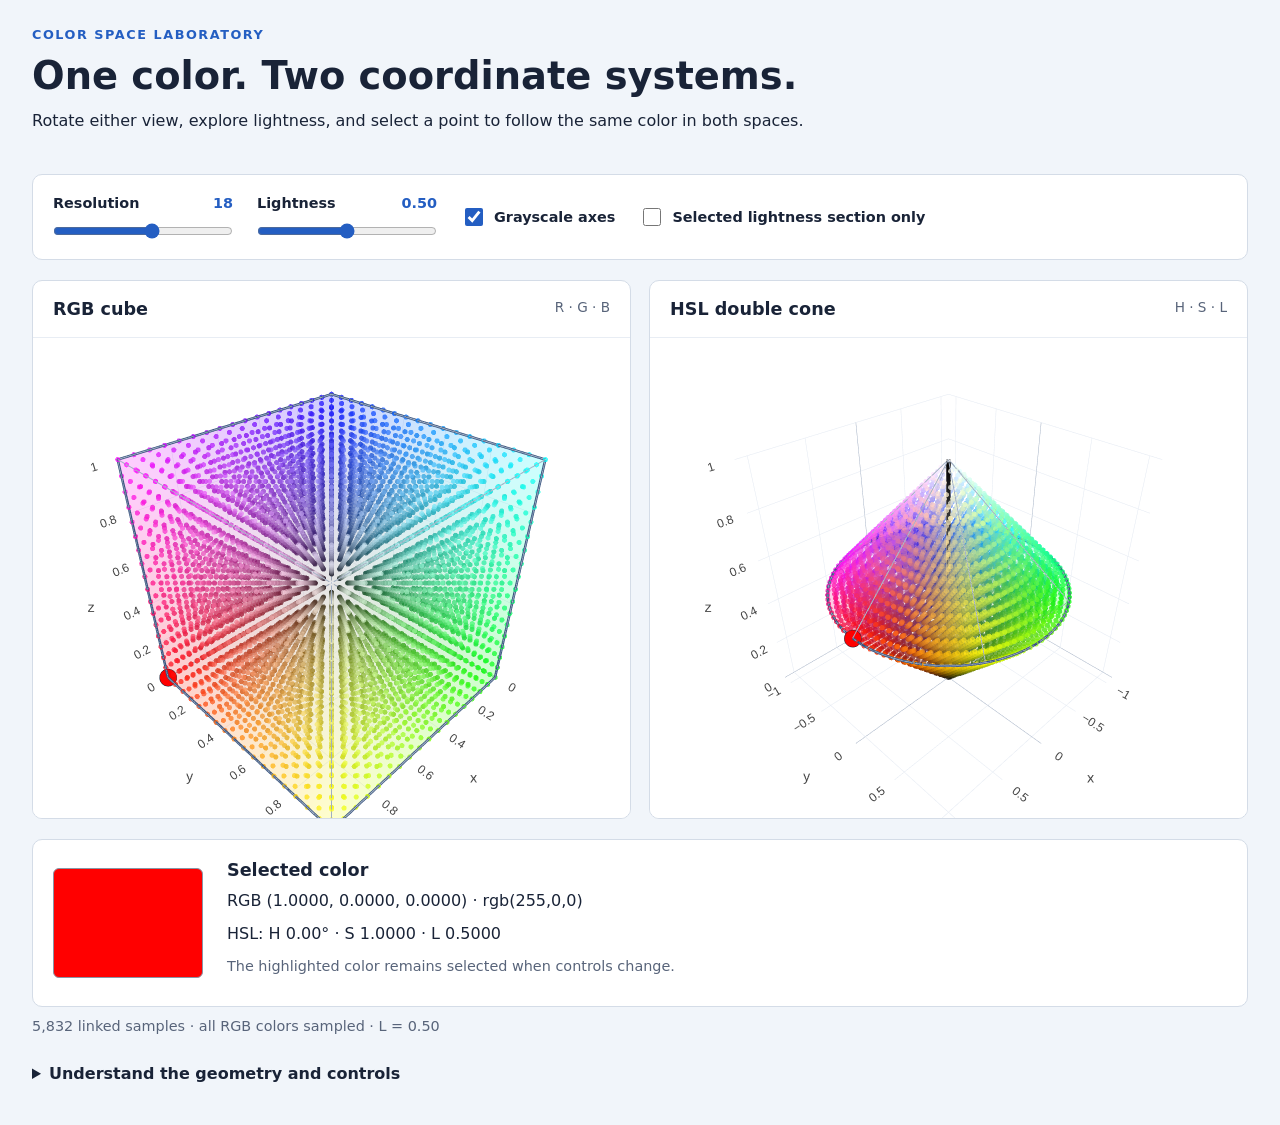
<file: color_spaces/docs/index.html>
<!doctype html>
<html lang="en"><head>
<meta charset="utf-8"><meta name="viewport" content="width=device-width, initial-scale=1">
<title>RGB ↔ HSL Color Laboratory</title>
<meta name="description" content="Explore linked RGB and HSL colors and exact constant-lightness sections.">
<link rel="icon" href="data:image/svg+xml,%3Csvg xmlns='http://www.w3.org/2000/svg' viewBox='0 0 32 32'%3E%3Cpath fill='%232c73db' d='M16 1 31 16 16 31 1 16Z'/%3E%3Ccircle cx='16' cy='16' r='6' fill='%23ffce47'/%3E%3C/svg%3E">
<link rel="stylesheet" href="style.css">
<script defer src="plotly.min.js"></script><script defer src="color-space.js"></script><script defer src="lab.js"></script>
</head><body>
<header><span class="eyebrow">COLOR SPACE LABORATORY</span><h1>One color. Two coordinate systems.</h1><p>Rotate either view, explore lightness, and select a point to follow the same color in both spaces.</p></header>
<main>
<section class="controls" aria-label="Shared visualization controls">
<label>Resolution <output id="resolution-value">18</output><input id="resolution" type="range" min="3" max="30" value="18" step="1"></label>
<label>Lightness <output id="lightness-value">0.50</output><input id="lightness" type="range" min="0" max="1" value="0.5" step="0.01"></label>
<label class="toggle"><input id="axes" type="checkbox" checked> Grayscale axes</label>
<label class="toggle"><input id="section" type="checkbox"> Selected lightness section only</label>
</section>
<div class="views">
<section class="view"><h2>RGB cube <span>R · G · B</span></h2><div id="rgb" class="plot" aria-label="Interactive RGB cube"></div></section>
<section class="view"><h2>HSL double cone <span>H · S · L</span></h2><div id="hsl" class="plot" aria-label="Interactive HSL double cone"></div></section>
</div>
<section class="selection" aria-label="Selected color"><div id="swatch" class="swatch"></div><div><h2>Selected color</h2><p id="selected-rgb"></p><p id="selected-hsl"></p><p id="selection-note" class="secondary"></p></div></section>
<p id="status" role="status" aria-live="polite"></p>
<details><summary>Understand the geometry and controls</summary>
<p>RGB lightness is L = (max(R,G,B) + min(R,G,B)) / 2. A constant-lightness surface is six planar triangles joined along the grayscale axis. It is not a single perpendicular plane; at L = 0.5 its outer boundary is the six primary and secondary colors.</p>
<p>In HSL, z = L and radius = S × (1 − |2L − 1|). Hue is the angle, with red at 0°. Radius equals chroma, not saturation alone. This idealized circular double cone is not perceptually uniform and is not a bihexcone.</p>
<p>Both views use identical RGB colors and linked samples. Section mode resamples the exact selected L rather than filtering a sparse cube grid. Translucent surfaces show selected lightness even when all samples are visible. Drag to rotate, scroll to zoom, and right-drag to pan. Hover reveals coordinates; click selects a color. Sliders and checkboxes also work with the keyboard. Changing controls keeps each view's camera and the selected color.</p>
</details></main></body></html>
</file>
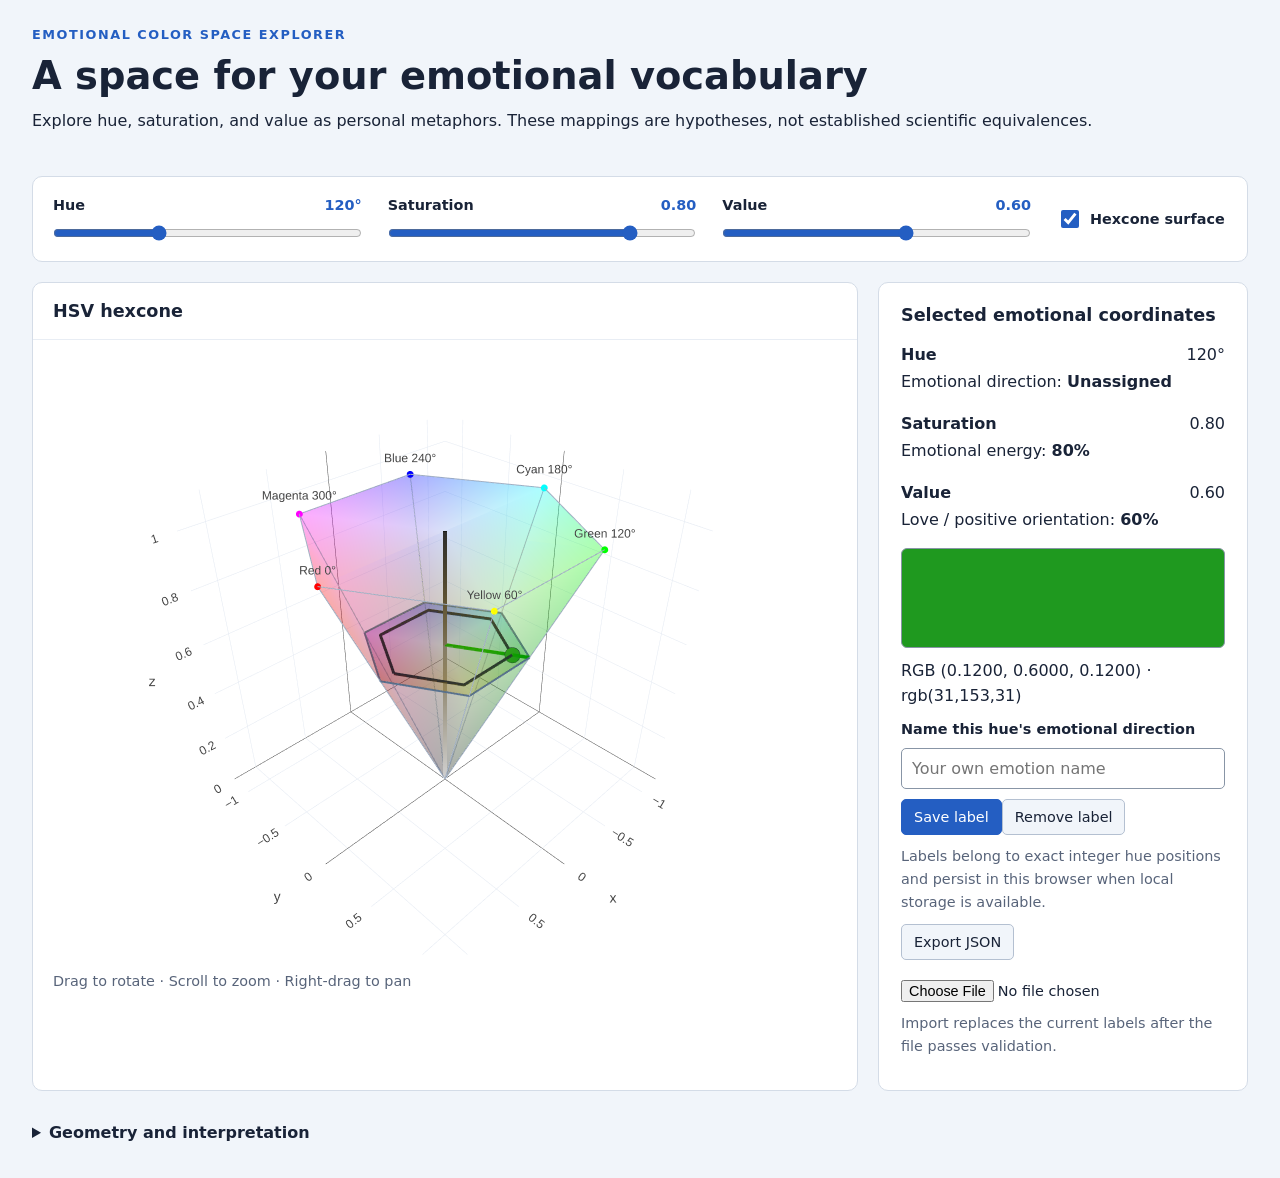
<file: color_spaces/emotional_color_space/index.html>
<!doctype html>
<html lang="en"><head>
<meta charset="utf-8"><meta name="viewport" content="width=device-width, initial-scale=1">
<title>Emotional Color Space Explorer</title>
<meta name="description" content="Explore a personal, hypothetical emotional mapping of HSV in an interactive hexcone.">
<link rel="icon" href="data:image/svg+xml,%3Csvg xmlns='http://www.w3.org/2000/svg' viewBox='0 0 32 32'%3E%3Cpath fill='%23245ec2' d='M2 9 16 2 30 9 30 23 16 30 2 23Z'/%3E%3Ccircle cx='16' cy='16' r='5' fill='white'/%3E%3C/svg%3E">
<link rel="stylesheet" href="style.css">
<script defer src="plotly.min.js"></script><script defer src="color_spaces.js"></script><script defer src="main.js"></script>
</head><body>
<header><span class="eyebrow">EMOTIONAL COLOR SPACE EXPLORER</span><h1>A space for your emotional vocabulary</h1><p>Explore hue, saturation, and value as personal metaphors. These mappings are hypotheses, not established scientific equivalences.</p></header>
<main>
<section class="controls" aria-label="HSV controls">
<label>Hue <output id="hue-output">120°</output><input id="hue" type="range" min="0" max="359" step="1" value="120"></label>
<label>Saturation <output id="saturation-output">0.80</output><input id="saturation" type="range" min="0" max="1" step="0.01" value="0.8"></label>
<label>Value <output id="value-output">0.60</output><input id="value" type="range" min="0" max="1" step="0.01" value="0.6"></label>
<label class="toggle"><input id="surface" type="checkbox" checked> Hexcone surface</label>
</section>
<div class="workspace"><section class="view"><h2>HSV hexcone</h2><div id="plot" aria-label="Interactive HSV hexcone"></div><p class="hint">Drag to rotate · Scroll to zoom · Right-drag to pan</p></section>
<aside class="panel"><h2>Selected emotional coordinates</h2>
<dl><dt>Hue <span id="hue-number"></span></dt><dd>Emotional direction: <strong id="emotion">Unassigned</strong></dd>
<dt>Saturation <span id="saturation-number"></span></dt><dd>Emotional energy: <strong id="energy"></strong></dd>
<dt>Value <span id="value-number"></span></dt><dd>Love / positive orientation: <strong id="orientation"></strong></dd></dl>
<div id="swatch" class="swatch" aria-label="Selected color swatch"></div><p id="rgb-readout"></p><p id="degenerate" class="secondary"></p>
<form id="label-form"><label for="label">Name this hue's emotional direction</label><input id="label" type="text" maxlength="120" placeholder="Your own emotion name"><button type="submit">Save label</button><button id="remove" type="button">Remove label</button></form>
<p class="secondary">Labels belong to exact integer hue positions and persist in this browser when local storage is available.</p>
<div class="actions"><button id="export" type="button">Export JSON</button><label class="import-button" for="import">Import JSON</label><input id="import" type="file" accept="application/json,.json"></div>
<p class="secondary">Import replaces the current labels after the file passes validation.</p><p id="storage-status" role="status" aria-live="polite"></p>
</aside></div>
<p id="render-status" role="status" aria-live="polite"></p>
<details><summary>Geometry and interpretation</summary><p>The six boundary hues are red (0°), yellow (60°), green (120°), cyan (180°), blue (240°), and magenta (300°). Intermediate hues interpolate along straight hexagon edges. Saturation scales from the grayscale axis to the boundary; value scales the entire horizontal hexagon and sets its height. At V = 0 all coordinates collapse to black.</p><p>The translucent horizontal slice marks V. The dark inner hexagon marks S at that height; the colored ray marks H. The colored marker sits at their intersection. Hue is a sector coordinate, so its Euclidean polar angle differs slightly between corners. This HSV embedding is not the RGB cube's perpendicular plane section, and it is not perceptually uniform.</p><p>Emotion names are assigned only by you. Energy and love / positive orientation are interpretations under exploration, not measurements or psychological diagnoses. At S = 0 hue does not change the gray color; at V = 0 neither hue nor saturation changes black.</p></details>
</main></body></html>
</file>
<file: color_spaces/docs/style.css>
:root{font-family:system-ui,sans-serif;color:#192337;background:#f1f5fa;font-size:16px}*{box-sizing:border-box}body{margin:0}header,main{max-width:1600px;margin:auto;padding:24px 32px}header{padding-bottom:8px}.eyebrow{font-size:.8rem;letter-spacing:.12em;color:#245ec2;font-weight:700}h1{font-size:clamp(1.6rem,3vw,2.5rem);margin:10px 0}p{line-height:1.6;margin:8px 0}h2{font-size:1.1rem;margin:0}h2 span{float:right;font-size:.85rem;color:#58647a;font-weight:400}.controls{display:flex;flex-wrap:wrap;gap:24px;align-items:center;padding:20px;background:#fff;border:1px solid #d4dce7;border-radius:10px}label{font-size:.9rem;font-weight:600;min-width:180px}output{float:right;font-variant-numeric:tabular-nums;color:#245ec2}input[type=range]{display:block;width:100%;margin:12px 0 0;accent-color:#245ec2}.toggle{min-width:0;display:flex;align-items:center;gap:8px}input[type=checkbox]{width:18px;height:18px;accent-color:#245ec2}.views{display:grid;grid-template-columns:1fr 1fr;gap:18px;margin:20px 0}.view{min-width:0;background:white;border:1px solid #d4dce7;border-radius:10px;overflow:hidden}.view h2{padding:18px 20px;border-bottom:1px solid #e8edf4}.plot{height:480px}.selection{display:flex;gap:24px;align-items:center;padding:20px;border:1px solid #d4dce7;background:white;border-radius:10px}.swatch{width:150px;height:110px;flex-shrink:0;border:1px solid #8895a6;border-radius:6px}.selection p{font-variant-numeric:tabular-nums}.secondary,#status{color:#58647a;font-size:.9rem}details{padding:18px 0;max-width:1000px}summary{cursor:pointer;font-weight:600}:focus-visible{outline:3px solid #245ec2;outline-offset:4px}@media(max-width:800px){header,main{padding:18px}.views{grid-template-columns:1fr}.plot{height:400px}.selection{gap:14px}.swatch{width:85px}.controls{gap:18px}label{flex:1;min-width:180px}}
</file>
<file: color_spaces/emotional_color_space/style.css>
:root{font-family:system-ui,sans-serif;color:#192337;background:#f1f5fa;font-size:16px}*{box-sizing:border-box}body{margin:0}header,main{max-width:1500px;margin:auto;padding:24px 32px}header{padding-bottom:8px}.eyebrow{font-size:.8rem;letter-spacing:.12em;color:#245ec2;font-weight:700}h1{font-size:clamp(1.6rem,3vw,2.5rem);margin:10px 0}p{line-height:1.6;margin:10px 0}h2{font-size:1.1rem;margin:0}.controls{display:flex;gap:26px;flex-wrap:wrap;align-items:center;background:white;border:1px solid #d4dce7;border-radius:10px;padding:20px}label{font-size:.9rem;font-weight:600} .controls>label{flex:1;min-width:170px}output{float:right;color:#245ec2;font-variant-numeric:tabular-nums}input[type=range]{display:block;width:100%;accent-color:#245ec2;margin:12px 0 0}.controls .toggle{display:flex;align-items:center;gap:8px;flex:0 1 auto}input[type=checkbox]{width:18px;height:18px;accent-color:#245ec2}.workspace{display:grid;grid-template-columns:minmax(0,1fr) 370px;gap:20px;margin:20px 0}.view,.panel{background:white;border:1px solid #d4dce7;border-radius:10px;min-width:0}.view h2{padding:18px 20px;border-bottom:1px solid #e8edf4}#plot{height:620px}.hint{padding:0 20px;color:#58647a;font-size:.9rem}.panel{padding:22px}dt{font-weight:700;margin-top:20px}dt span{float:right;font-weight:400;font-variant-numeric:tabular-nums}dd{margin:6px 0;line-height:1.5}.swatch{height:100px;border:1px solid #8895a6;border-radius:6px}.secondary{color:#58647a;font-size:.9rem}input[type=text]{width:100%;padding:10px;border:1px solid #8895a6;border-radius:5px;font:inherit;margin:10px 0}button,.import-button{font:inherit;font-size:.9rem;padding:9px 12px;border:1px solid #b4c0d1;border-radius:5px;background:#f1f5fa;color:#192337;cursor:pointer;display:inline-block}button[type=submit]{background:#245ec2;color:white;border-color:#245ec2}.actions{display:flex;gap:10px;flex-wrap:wrap}#import{width:100%;font:inherit;font-size:.9rem;margin-top:10px}.import-button{display:none}#storage-status,#render-status{font-size:.9rem;color:#36527d;overflow-wrap:anywhere}details{max-width:1000px;padding:12px 0}summary{font-weight:600;cursor:pointer}:focus-visible{outline:3px solid #245ec2;outline-offset:3px}@media(max-width:900px){header,main{padding:18px}.workspace{grid-template-columns:1fr}#plot{height:450px}.panel{max-width:none}.controls{gap:18px}}
</file>
